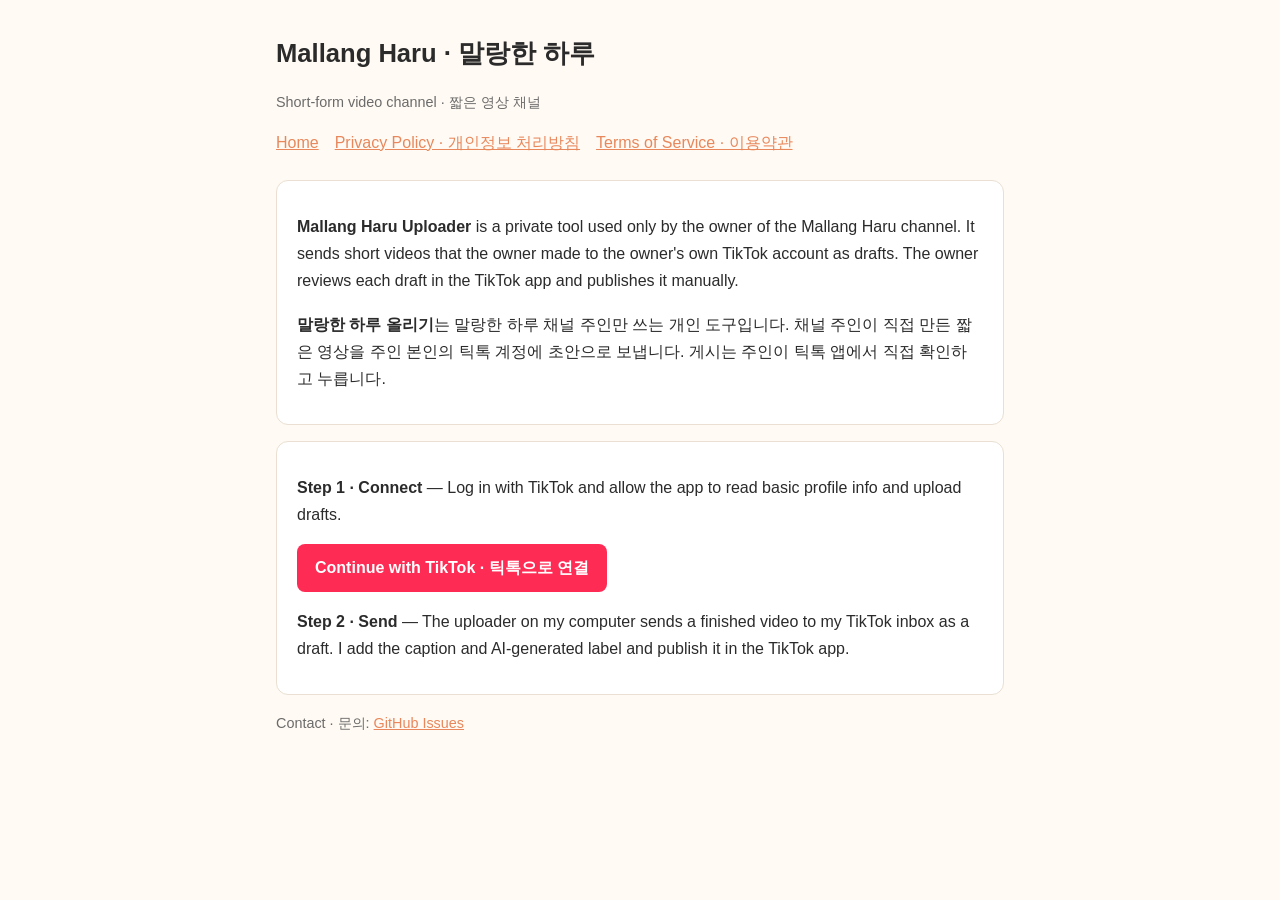
<file: index.html>
<!doctype html><html lang="ko"><head><meta charset="utf-8"><meta name="viewport" content="width=device-width,initial-scale=1"><title>Mallang Haru</title><link rel="stylesheet" href="style.css"></head><body><main>
<h1>Mallang Haru · 말랑한 하루</h1><p class="muted">Short-form video channel · 짧은 영상 채널</p><nav><a href="./">Home</a><a href="privacy.html">Privacy Policy · 개인정보 처리방침</a><a href="terms.html">Terms of Service · 이용약관</a></nav>
<div class="card"><p><b>Mallang Haru Uploader</b> is a private tool used only by the owner of the Mallang Haru channel. It sends short videos that the owner made to the owner's own TikTok account as drafts. The owner reviews each draft in the TikTok app and publishes it manually.</p>
<p><b>말랑한 하루 올리기</b>는 말랑한 하루 채널 주인만 쓰는 개인 도구입니다. 채널 주인이 직접 만든 짧은 영상을 주인 본인의 틱톡 계정에 초안으로 보냅니다. 게시는 주인이 틱톡 앱에서 직접 확인하고 누릅니다.</p></div>
<div class="card"><p><b>Step 1 · Connect</b> — Log in with TikTok and allow the app to read basic profile info and upload drafts.</p><p><a href="https://www.tiktok.com/v2/auth/authorize/?client_key=sbaw474xqcyd6mpnya&scope=user.info.basic%2Cvideo.upload&response_type=code&redirect_uri=https%3A%2F%2Fekgka2-ai.github.io%2Fmallang-haru%2Fcallback.html&state=mallangharu" style="display:inline-block;background:#fe2c55;color:#fff;padding:10px 18px;border-radius:8px;text-decoration:none;font-weight:bold">Continue with TikTok · 틱톡으로 연결</a></p><p><b>Step 2 · Send</b> — The uploader on my computer sends a finished video to my TikTok inbox as a draft. I add the caption and AI-generated label and publish it in the TikTok app.</p></div>
<p class="muted">Contact · 문의: <a href="https://github.com/ekgka2-ai/mallang-haru/issues">GitHub Issues</a></p></main></body></html>
</file>
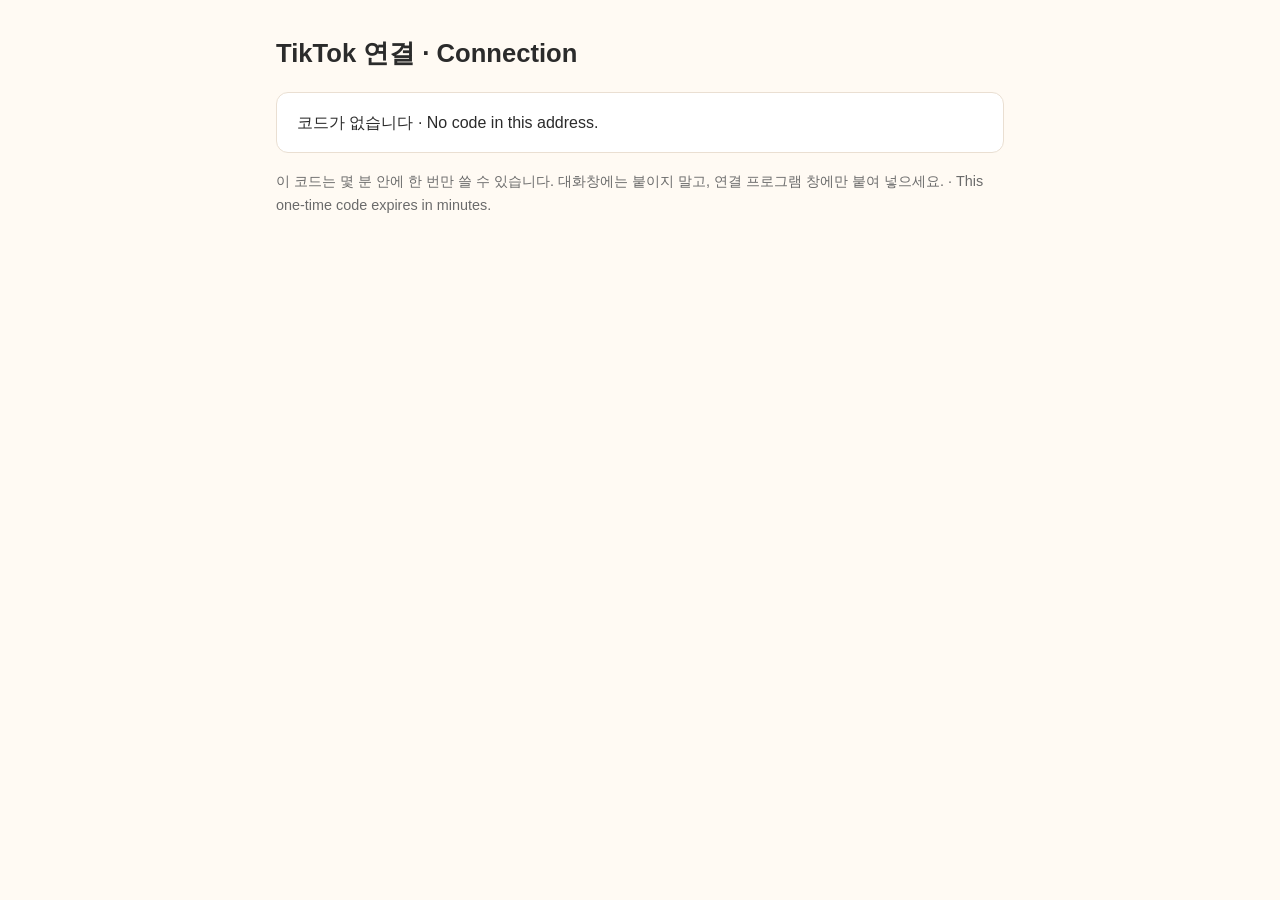
<file: callback.html>
<!doctype html><html lang="ko"><head><meta charset="utf-8"><meta name="viewport" content="width=device-width,initial-scale=1"><title>Connected</title><link rel="stylesheet" href="style.css"></head><body><main>
<h1>TikTok 연결 · Connection</h1>
<div class="card" id="box"><p>잠시만요… · Please wait…</p></div>
<p class="muted">이 코드는 몇 분 안에 한 번만 쓸 수 있습니다. 대화창에는 붙이지 말고, 연결 프로그램 창에만 붙여 넣으세요. · This one-time code expires in minutes.</p>
<script>
var q=new URLSearchParams(location.search),c=q.get('code'),e=q.get('error'),b=document.getElementById('box');
if(c){b.innerHTML='<p><b>Authorized.</b> Copy this one-time code into the Mallang Haru Uploader on my computer. · 연결 코드</p><p><input id="c" readonly style="width:100%;padding:8px;font-size:1rem"></p><p><button id="k" style="padding:8px 16px">복사 · Copy</button></p>';
var i=document.getElementById('c');i.value=c;document.getElementById('k').onclick=function(){i.select();try{navigator.clipboard.writeText(c)}catch(x){document.execCommand('copy')}this.textContent='복사됨 · Copied';};}
else if(e){b.textContent='연결 실패 · Error: '+e+' '+(q.get('error_description')||'');}
else{b.textContent='코드가 없습니다 · No code in this address.';}
</script></main></body></html>
</file>
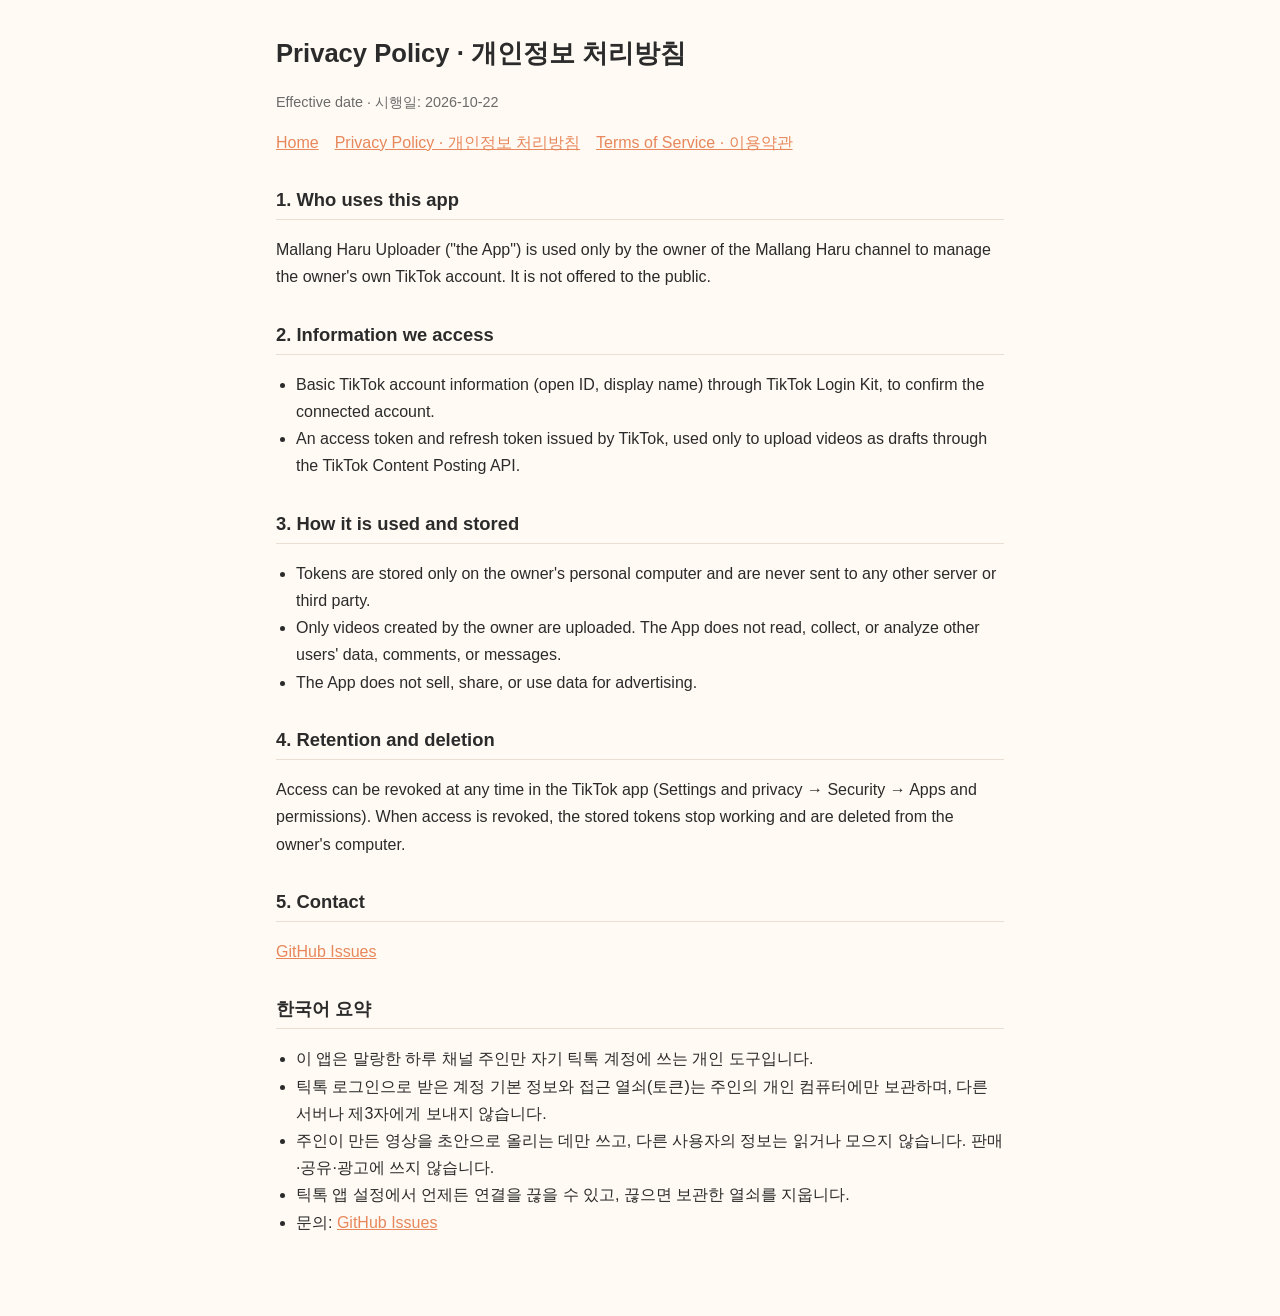
<file: privacy.html>
<!doctype html><html lang="ko"><head><meta charset="utf-8"><meta name="viewport" content="width=device-width,initial-scale=1"><title>Privacy Policy</title><link rel="stylesheet" href="style.css"></head><body><main>
<h1>Privacy Policy · 개인정보 처리방침</h1><p class="muted">Effective date · 시행일: 2026-10-22</p><nav><a href="./">Home</a><a href="privacy.html">Privacy Policy · 개인정보 처리방침</a><a href="terms.html">Terms of Service · 이용약관</a></nav>
<h2>1. Who uses this app</h2><p>Mallang Haru Uploader ("the App") is used only by the owner of the Mallang Haru channel to manage the owner's own TikTok account. It is not offered to the public.</p>
<h2>2. Information we access</h2><ul><li>Basic TikTok account information (open ID, display name) through TikTok Login Kit, to confirm the connected account.</li><li>An access token and refresh token issued by TikTok, used only to upload videos as drafts through the TikTok Content Posting API.</li></ul>
<h2>3. How it is used and stored</h2><ul><li>Tokens are stored only on the owner's personal computer and are never sent to any other server or third party.</li><li>Only videos created by the owner are uploaded. The App does not read, collect, or analyze other users' data, comments, or messages.</li><li>The App does not sell, share, or use data for advertising.</li></ul>
<h2>4. Retention and deletion</h2><p>Access can be revoked at any time in the TikTok app (Settings and privacy → Security → Apps and permissions). When access is revoked, the stored tokens stop working and are deleted from the owner's computer.</p>
<h2>5. Contact</h2><p><a href="https://github.com/ekgka2-ai/mallang-haru/issues">GitHub Issues</a></p>
<h2>한국어 요약</h2><ul><li>이 앱은 말랑한 하루 채널 주인만 자기 틱톡 계정에 쓰는 개인 도구입니다.</li><li>틱톡 로그인으로 받은 계정 기본 정보와 접근 열쇠(토큰)는 주인의 개인 컴퓨터에만 보관하며, 다른 서버나 제3자에게 보내지 않습니다.</li><li>주인이 만든 영상을 초안으로 올리는 데만 쓰고, 다른 사용자의 정보는 읽거나 모으지 않습니다. 판매·공유·광고에 쓰지 않습니다.</li><li>틱톡 앱 설정에서 언제든 연결을 끊을 수 있고, 끊으면 보관한 열쇠를 지웁니다.</li><li>문의: <a href="https://github.com/ekgka2-ai/mallang-haru/issues">GitHub Issues</a></li></ul>
</main></body></html>
</file>
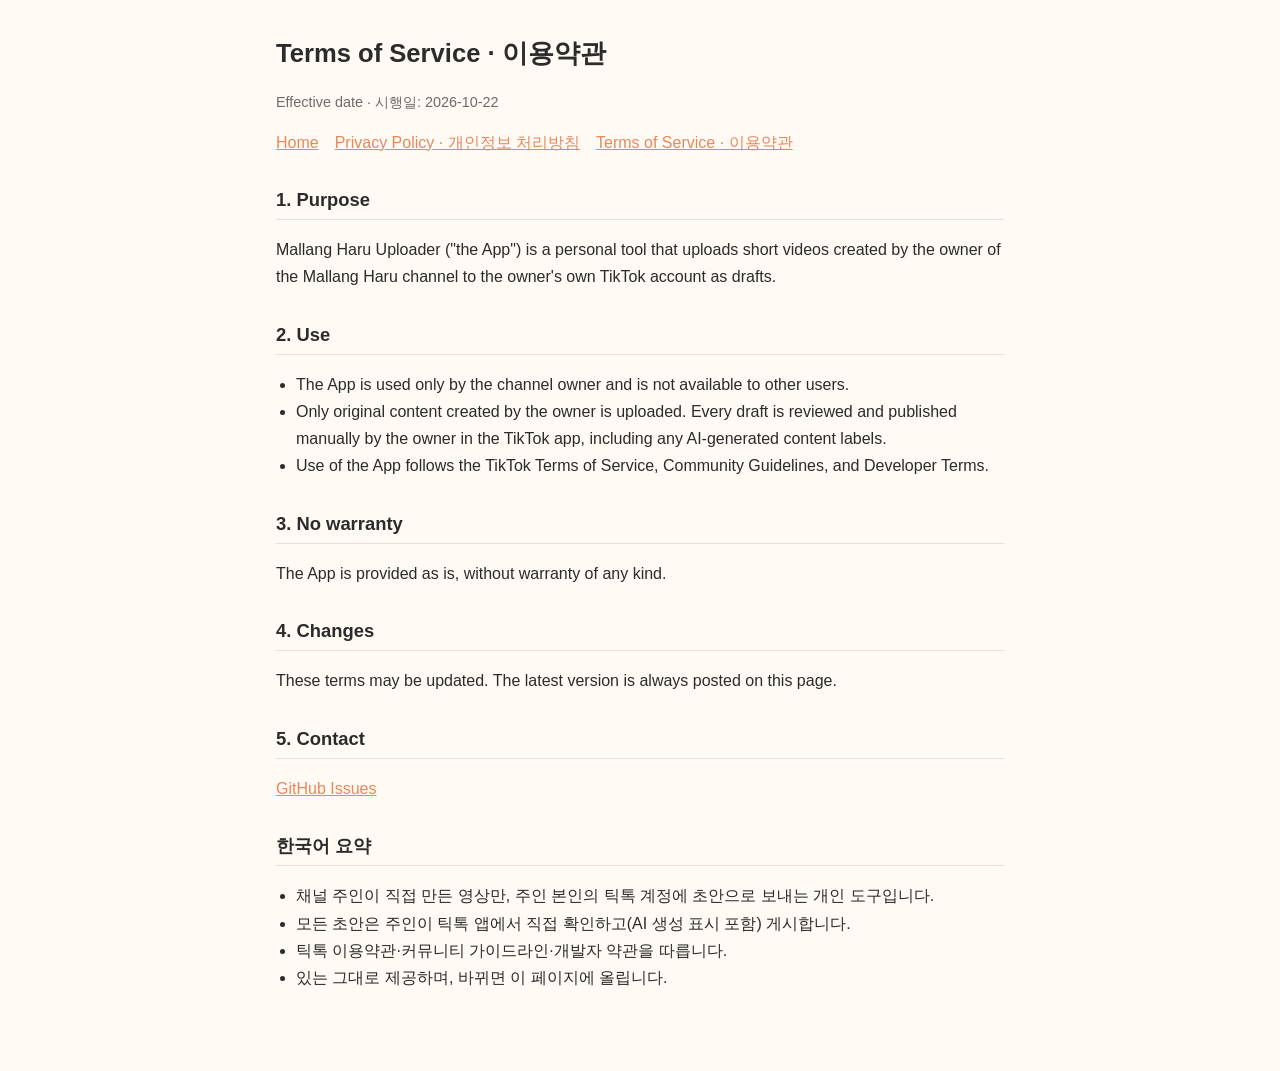
<file: terms.html>
<!doctype html><html lang="ko"><head><meta charset="utf-8"><meta name="viewport" content="width=device-width,initial-scale=1"><title>Terms of Service</title><link rel="stylesheet" href="style.css"></head><body><main>
<h1>Terms of Service · 이용약관</h1><p class="muted">Effective date · 시행일: 2026-10-22</p><nav><a href="./">Home</a><a href="privacy.html">Privacy Policy · 개인정보 처리방침</a><a href="terms.html">Terms of Service · 이용약관</a></nav>
<h2>1. Purpose</h2><p>Mallang Haru Uploader ("the App") is a personal tool that uploads short videos created by the owner of the Mallang Haru channel to the owner's own TikTok account as drafts.</p>
<h2>2. Use</h2><ul><li>The App is used only by the channel owner and is not available to other users.</li><li>Only original content created by the owner is uploaded. Every draft is reviewed and published manually by the owner in the TikTok app, including any AI-generated content labels.</li><li>Use of the App follows the TikTok Terms of Service, Community Guidelines, and Developer Terms.</li></ul>
<h2>3. No warranty</h2><p>The App is provided as is, without warranty of any kind.</p>
<h2>4. Changes</h2><p>These terms may be updated. The latest version is always posted on this page.</p>
<h2>5. Contact</h2><p><a href="https://github.com/ekgka2-ai/mallang-haru/issues">GitHub Issues</a></p>
<h2>한국어 요약</h2><ul><li>채널 주인이 직접 만든 영상만, 주인 본인의 틱톡 계정에 초안으로 보내는 개인 도구입니다.</li><li>모든 초안은 주인이 틱톡 앱에서 직접 확인하고(AI 생성 표시 포함) 게시합니다.</li><li>틱톡 이용약관·커뮤니티 가이드라인·개발자 약관을 따릅니다.</li><li>있는 그대로 제공하며, 바뀌면 이 페이지에 올립니다.</li></ul>
</main></body></html>
</file>
<file: style.css>
:root{--bg:#fffaf3;--fg:#2b2b2b;--muted:#6b6b6b;--accent:#e8875b;--card:#ffffff;--line:#eadfd2}
@media (prefers-color-scheme:dark){:root{--bg:#1d1b19;--fg:#ece7e1;--muted:#a59d94;--accent:#f0a07a;--card:#26231f;--line:#3a352f}}
*{box-sizing:border-box}
body{margin:0;background:var(--bg);color:var(--fg);font-family:-apple-system,"Apple SD Gothic Neo","Malgun Gothic","Noto Sans KR",sans-serif;line-height:1.7}
main{max-width:760px;margin:0 auto;padding:32px 16px 64px}
h1{font-size:1.6rem;margin:0 0 4px}h2{font-size:1.15rem;margin:28px 0 8px;border-bottom:1px solid var(--line);padding-bottom:4px}
.muted{color:var(--muted);font-size:.9rem}a{color:var(--accent)}
nav{display:flex;gap:16px;flex-wrap:wrap;margin:12px 0 24px}
.card{background:var(--card);border:1px solid var(--line);border-radius:12px;padding:16px 20px;margin:16px 0}
ul{padding-left:20px}
</file>
